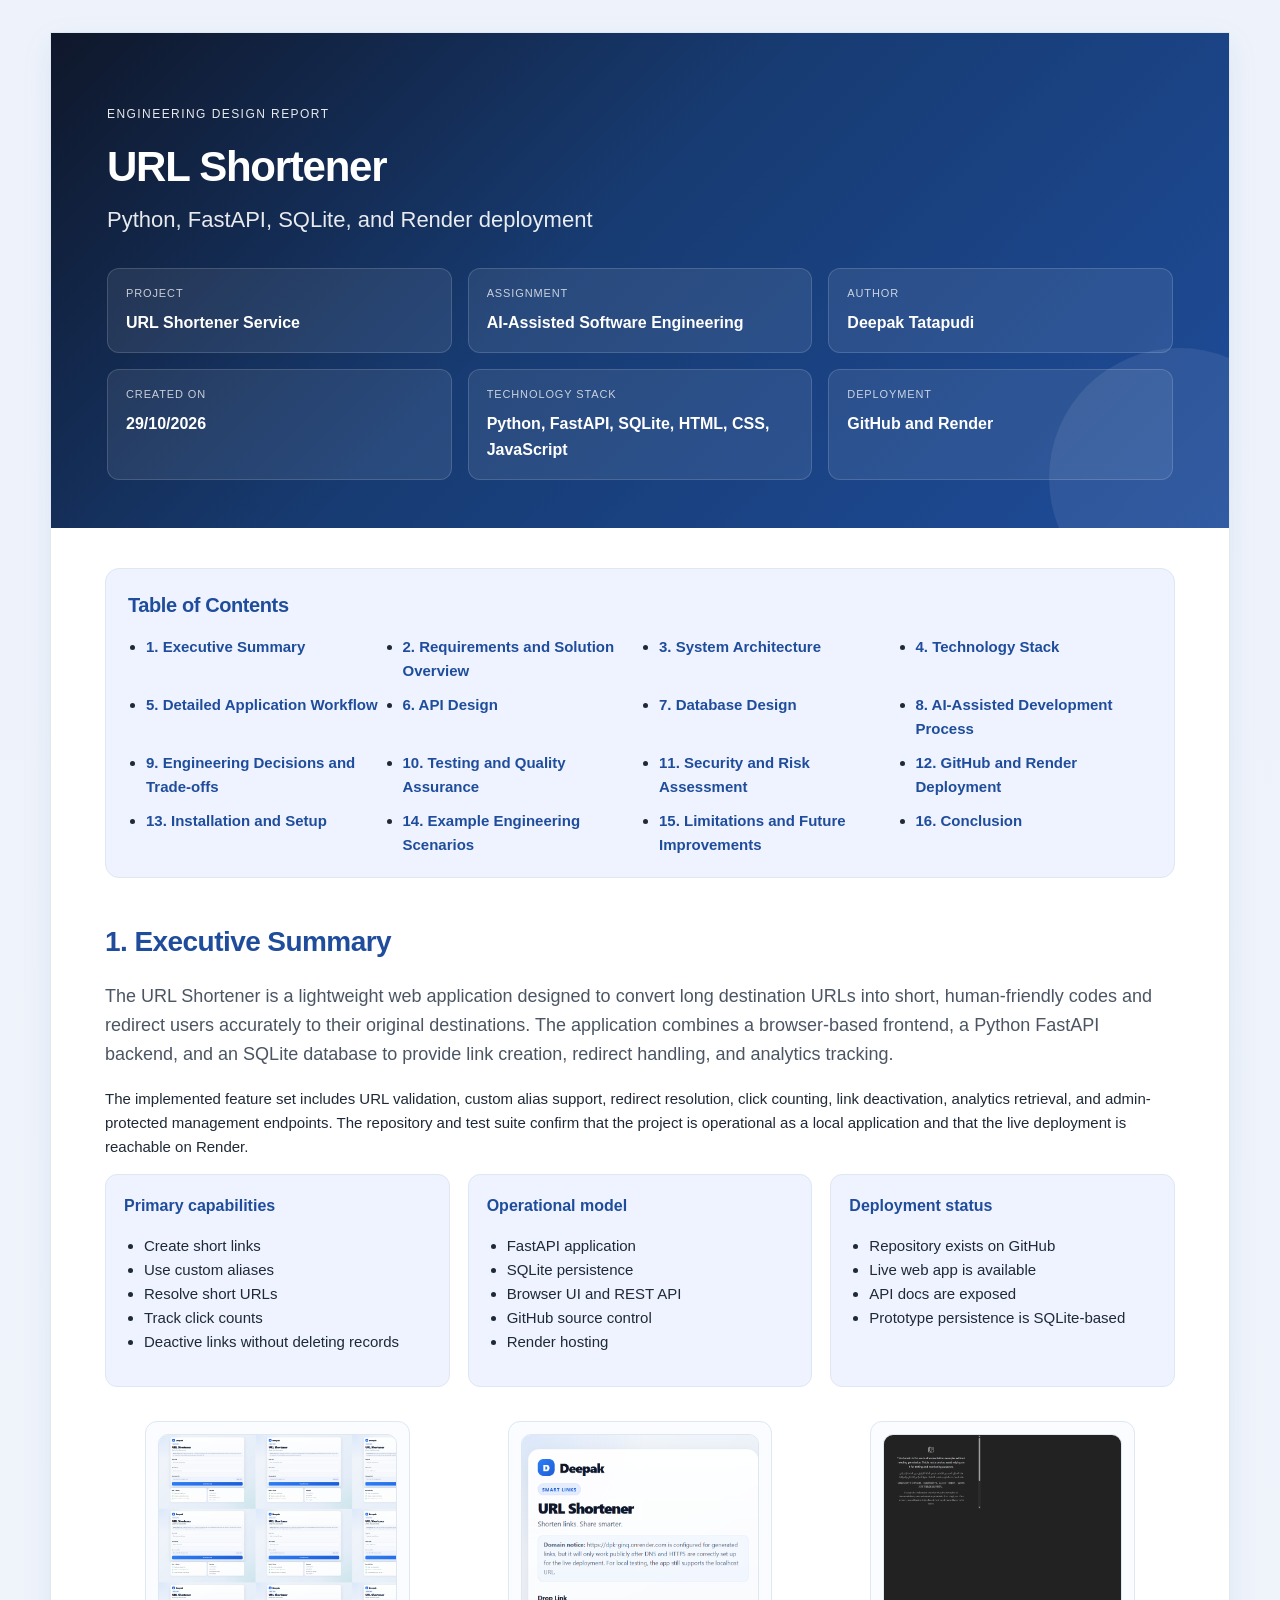
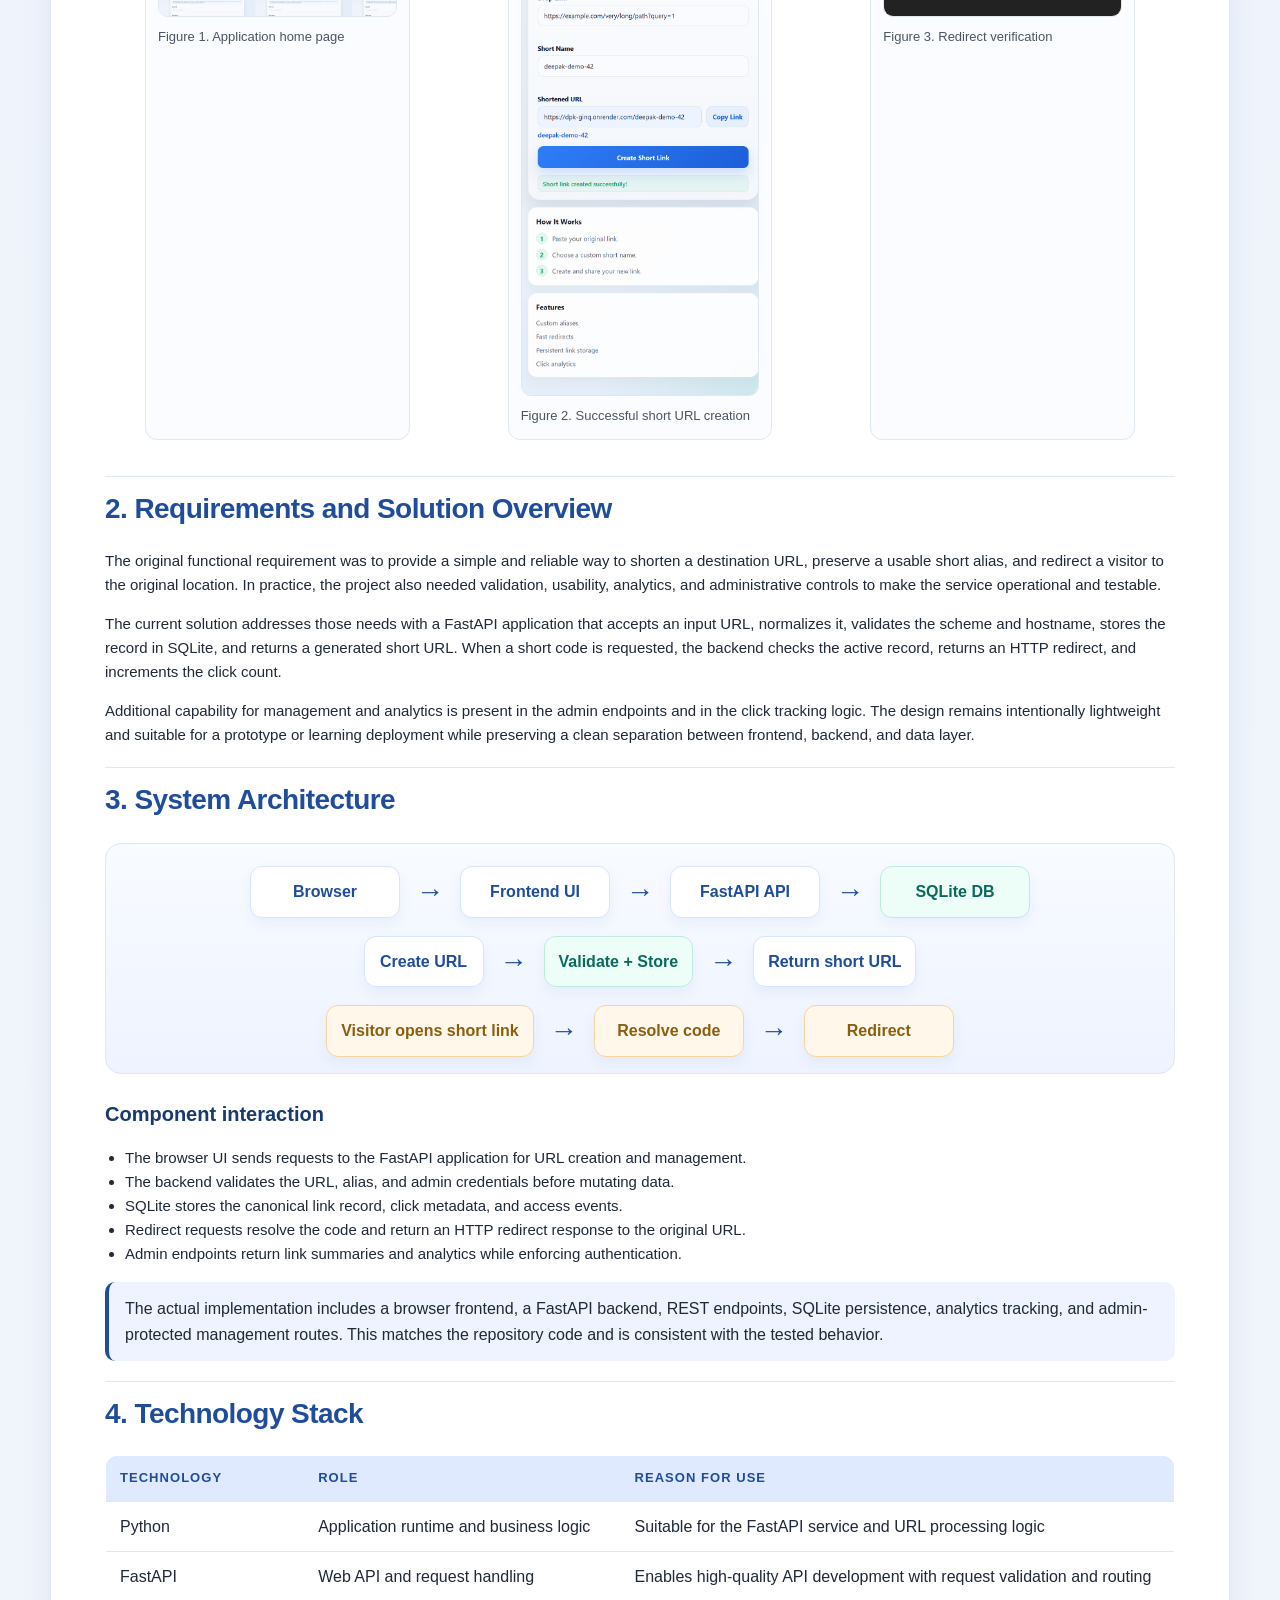
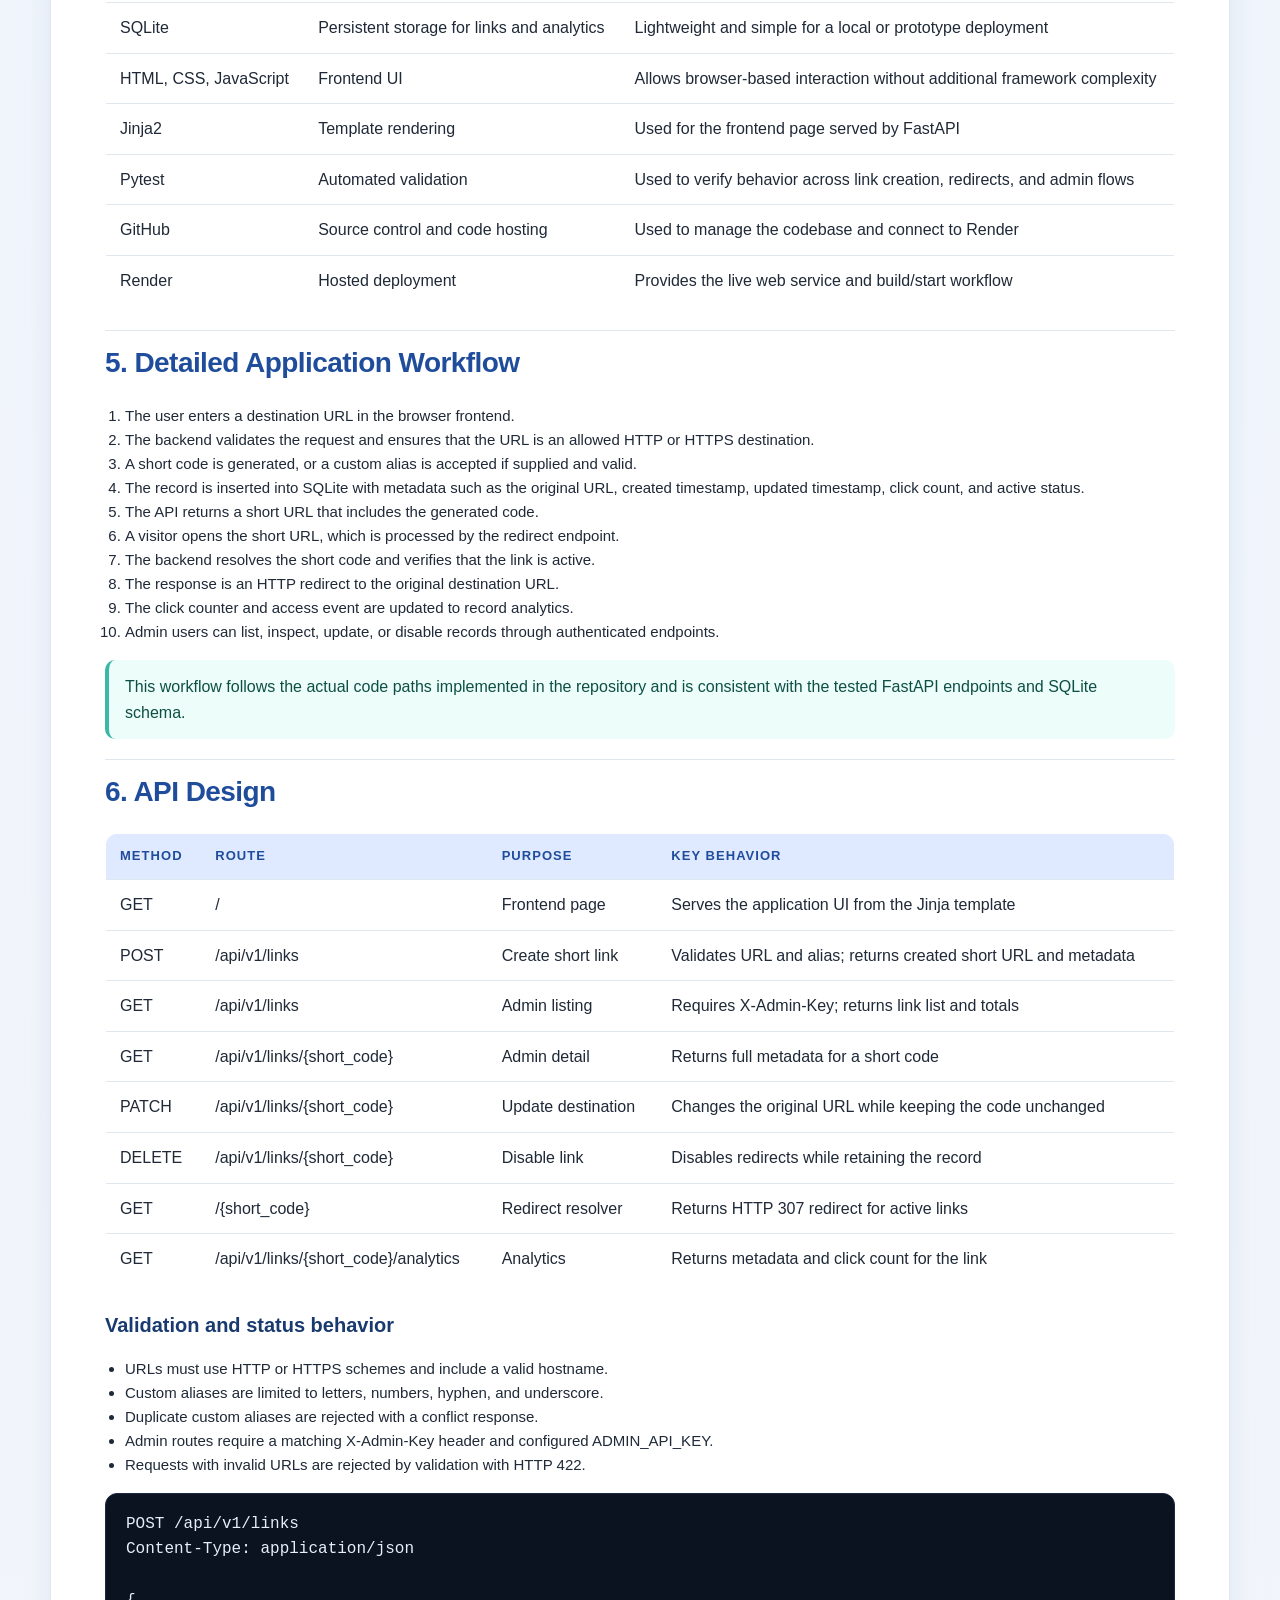
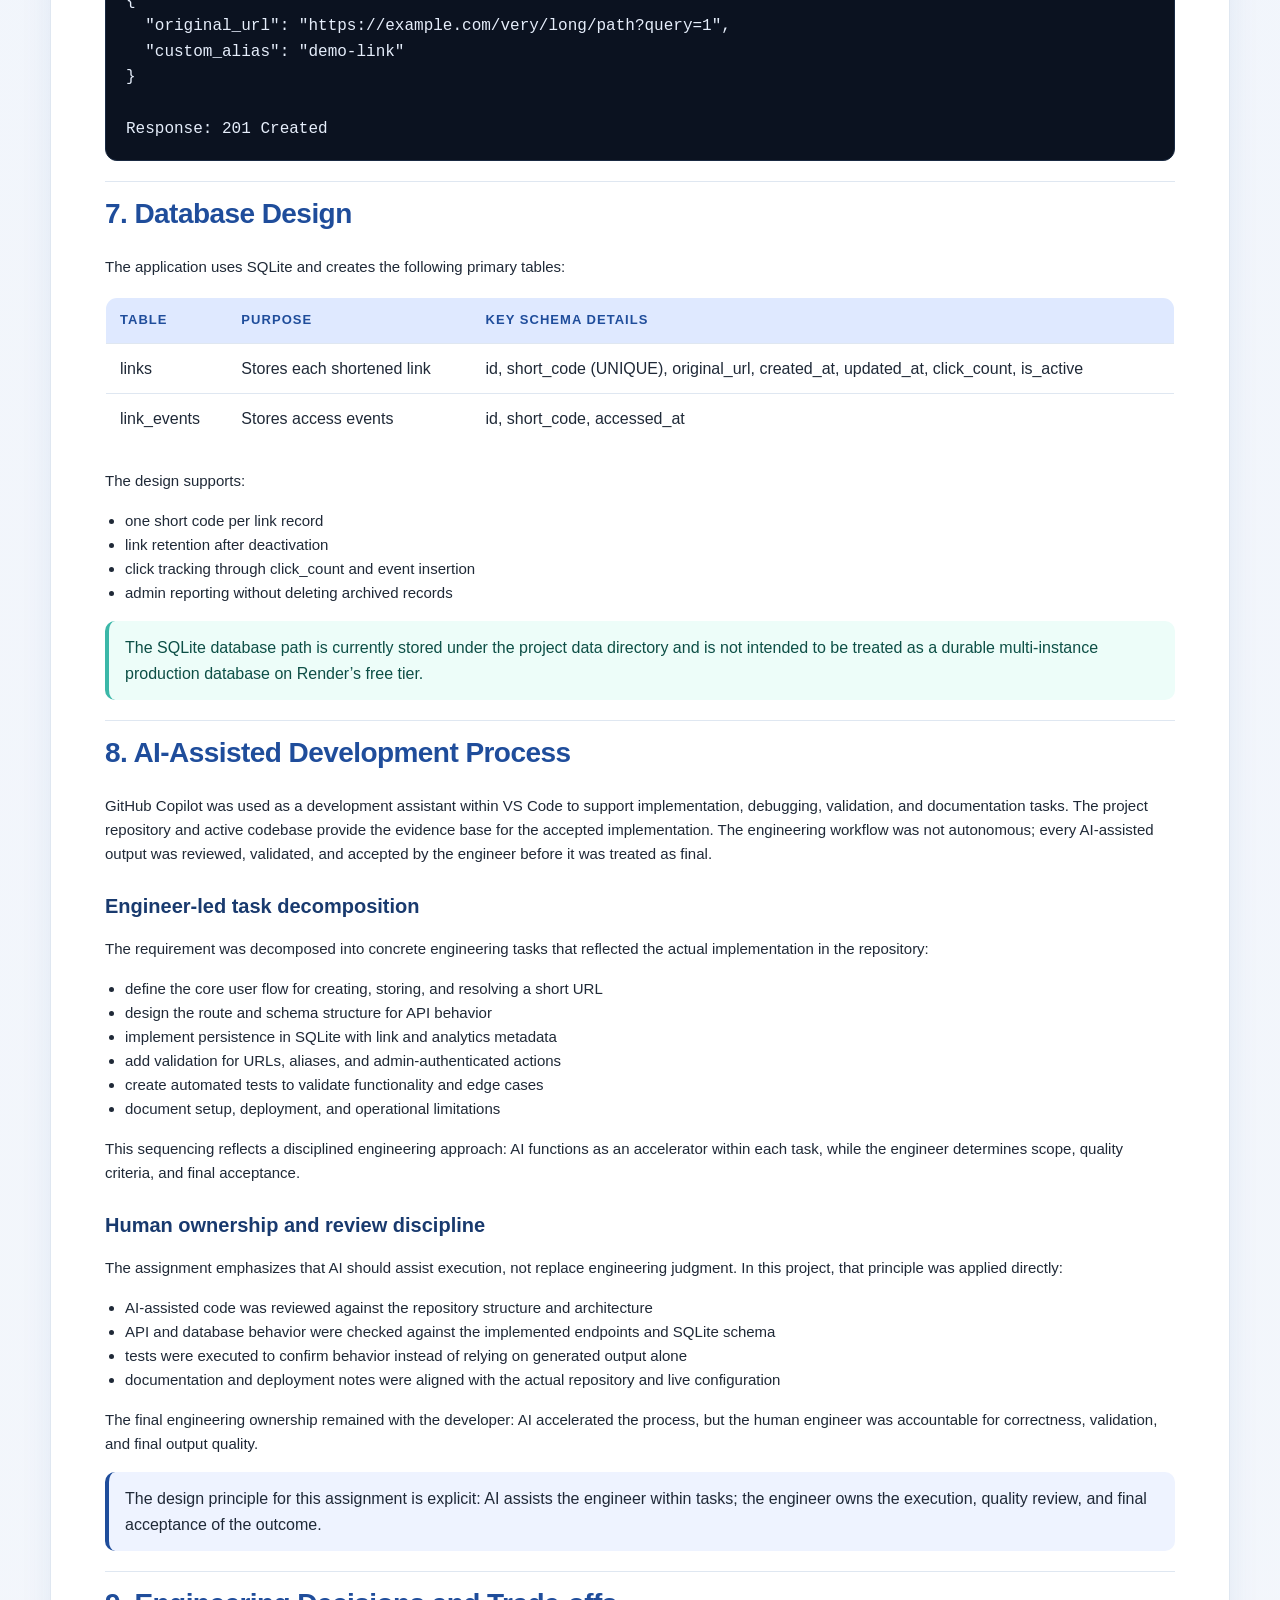
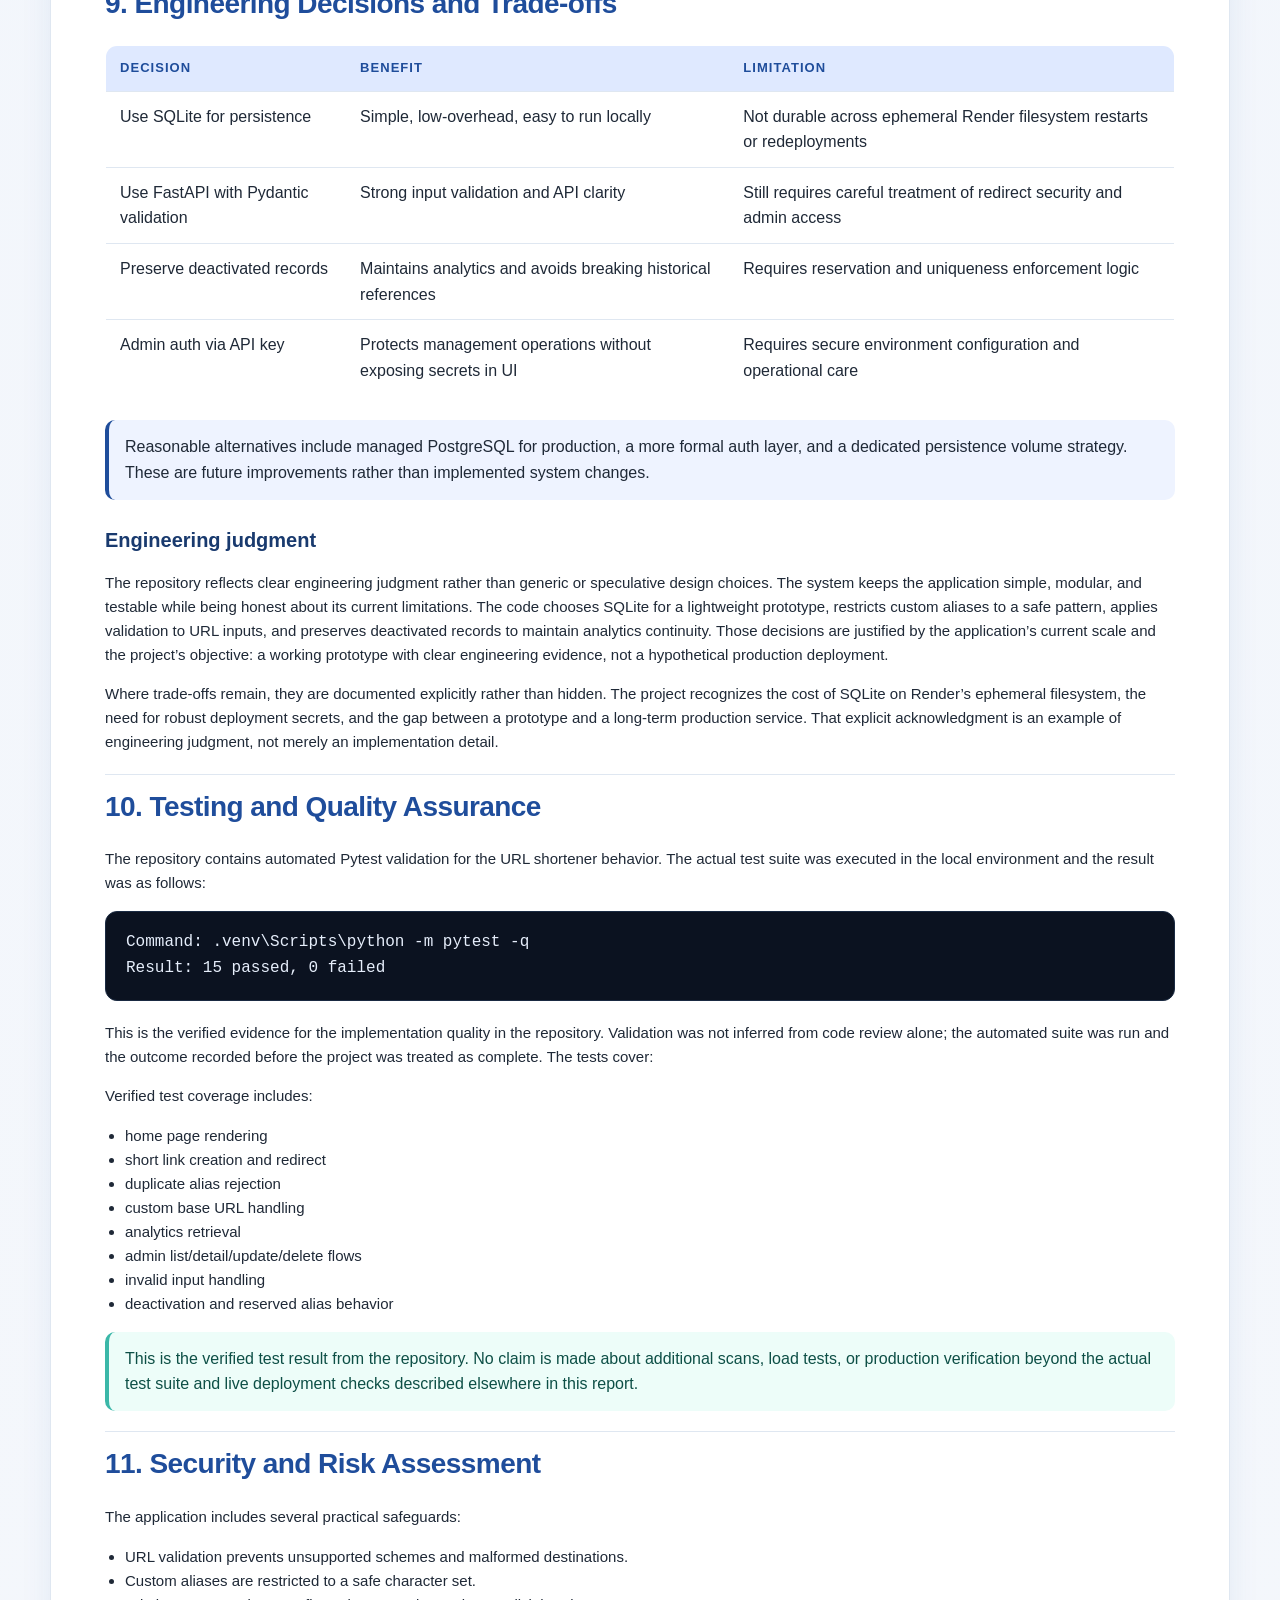
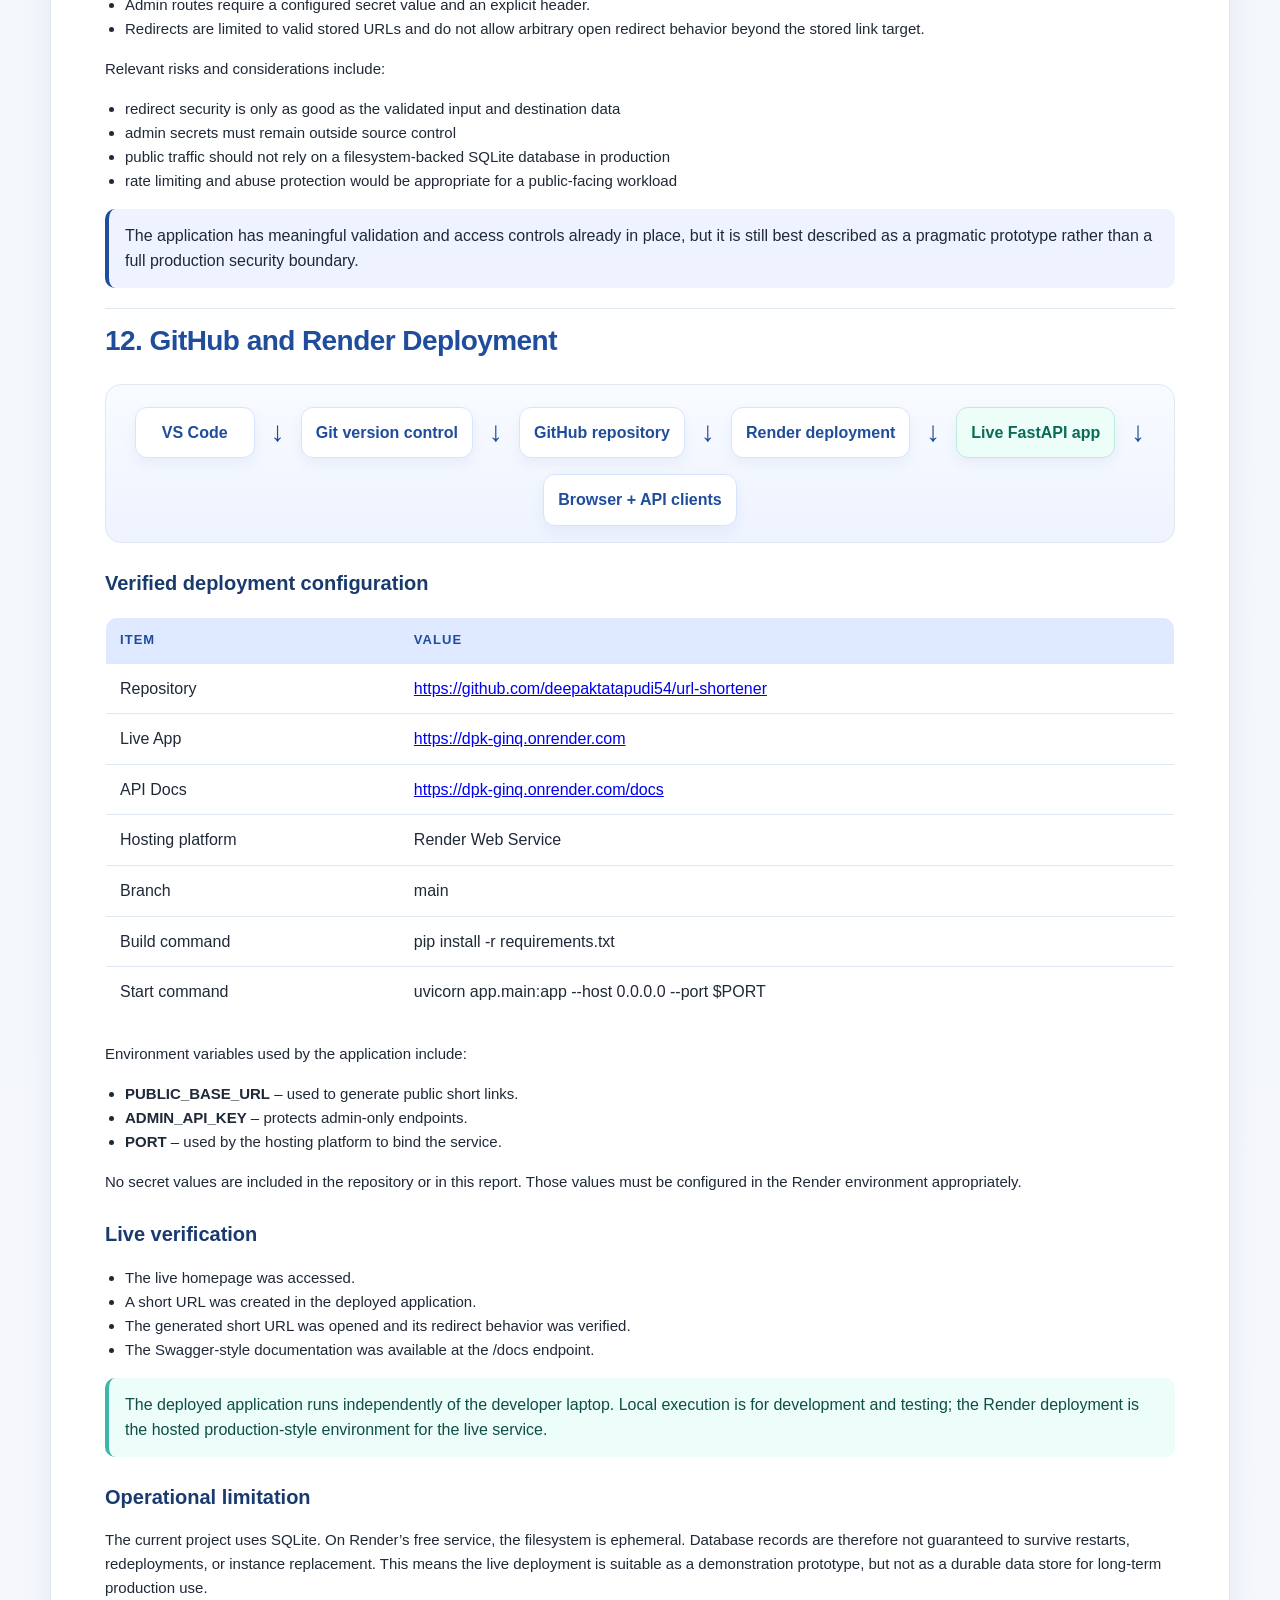
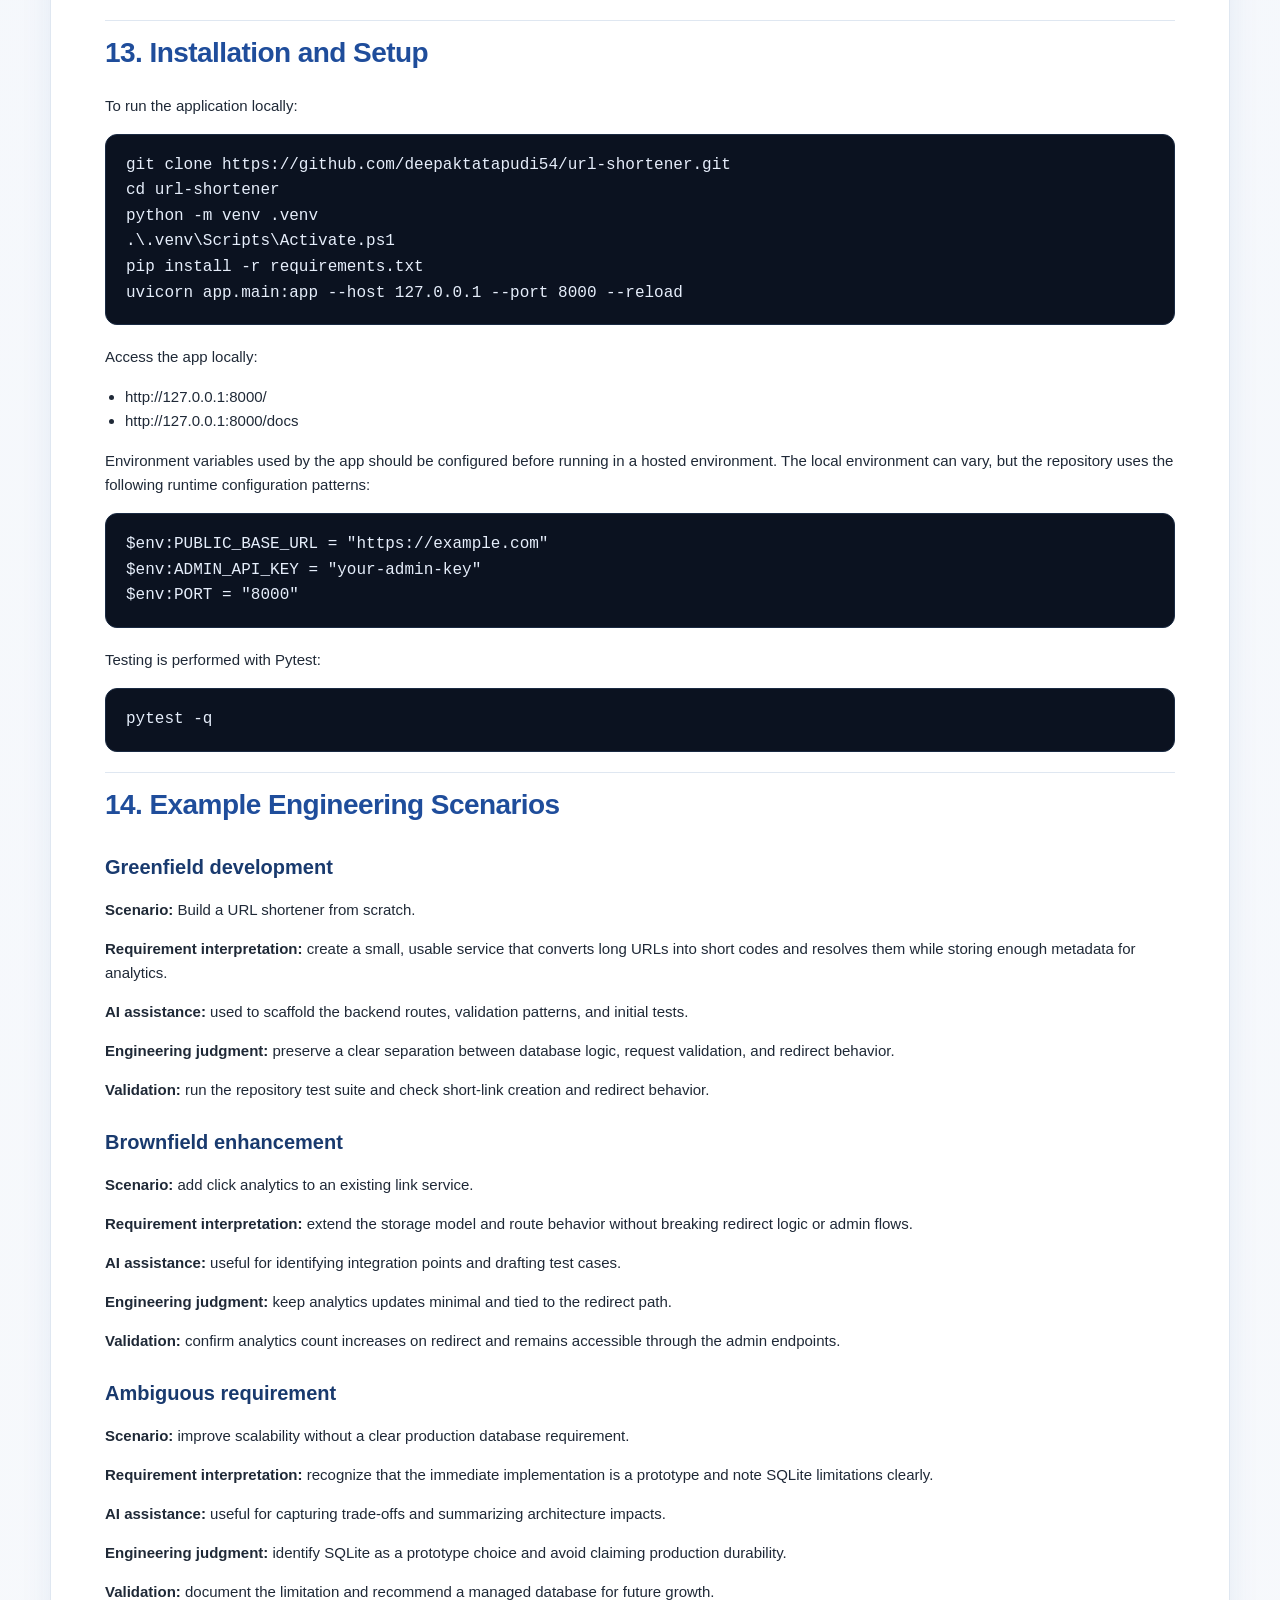
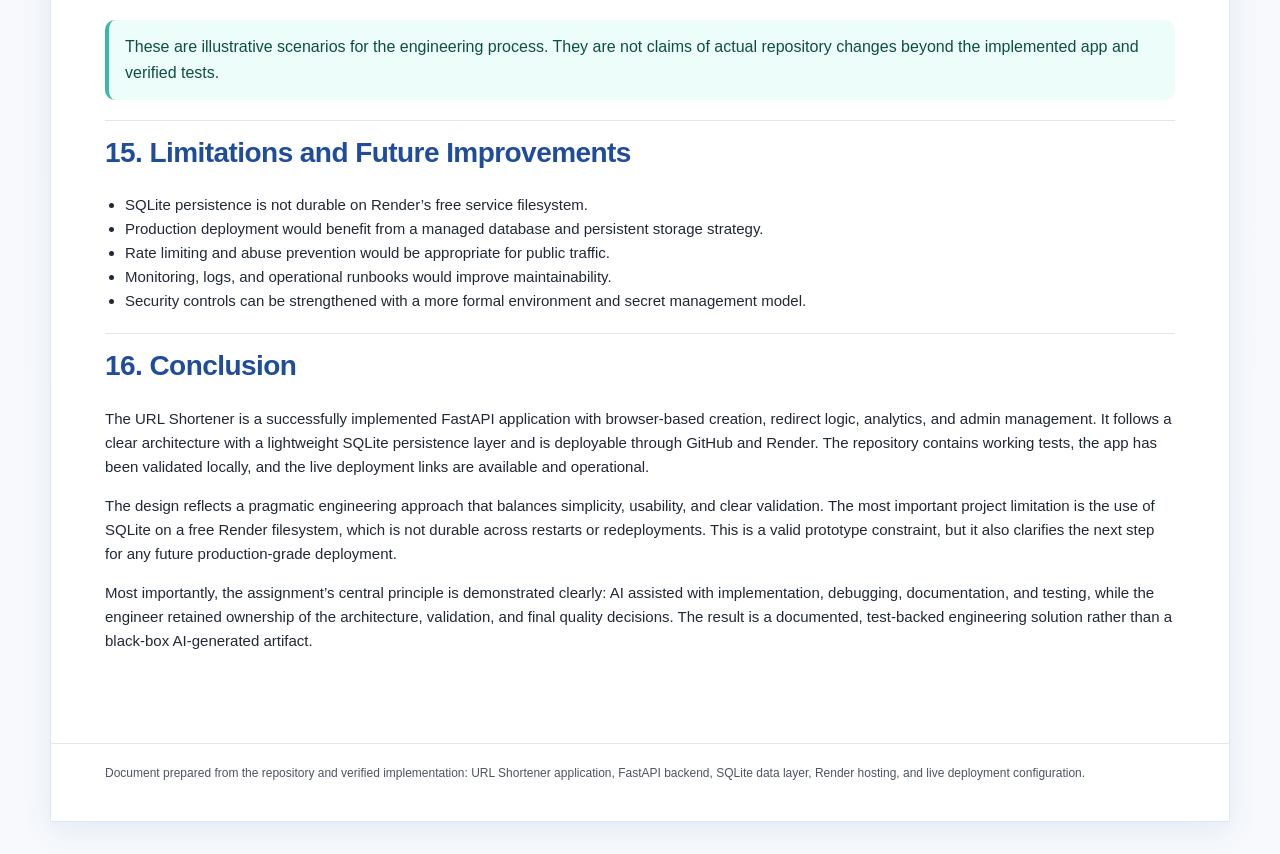
<file: docs/ENGINEERING_DESIGN_REPORT.html>
<!DOCTYPE html>
<html lang="en">
  <head>
    <meta charset="UTF-8" />
    <meta name="viewport" content="width=device-width, initial-scale=1.0" />
    <title>URL Shortener Engineering Design Report</title>
    <style>
      :root {
        --bg: #f5f7fb;
        --paper: #ffffff;
        --panel: #eef3ff;
        --panel-strong: #eaf6ff;
        --ink: #1f2937;
        --muted: #4b5563;
        --line: #dfe7f1;
        --primary: #1f4d9b;
        --primary-soft: #dfe9ff;
        --accent: #3bb7a8;
        --warning: #e9a23b;
        --danger: #c85757;
        --shadow: 0 10px 30px rgba(31, 77, 155, 0.08);
      }

      * { box-sizing: border-box; }

      html { scroll-behavior: smooth; }

      body {
        margin: 0;
        font-family: "Segoe UI", Tahoma, Geneva, Verdana, sans-serif;
        background: linear-gradient(180deg, #eef3fb 0%, #f7f9fc 100%);
        color: var(--ink);
        line-height: 1.6;
      }

      .page {
        max-width: 1180px;
        margin: 32px auto;
        background: var(--paper);
        border: 1px solid var(--line);
        box-shadow: var(--shadow);
      }

      .cover {
        background: linear-gradient(135deg, #0f172a 0%, #173b72 45%, #1f4d9b 100%);
        color: white;
        padding: 72px 56px 48px;
        position: relative;
        overflow: hidden;
      }

      .cover::after {
        content: "";
        position: absolute;
        right: -80px;
        bottom: -80px;
        width: 260px;
        height: 260px;
        background: rgba(255, 255, 255, 0.08);
        border-radius: 50%;
      }

      .eyebrow {
        text-transform: uppercase;
        letter-spacing: 0.12em;
        font-size: 12px;
        opacity: 0.9;
        margin-bottom: 20px;
      }

      h1 {
        margin: 0 0 12px;
        font-size: 42px;
        line-height: 1.1;
        letter-spacing: -0.03em;
      }

      .subtitle {
        font-size: 22px;
        opacity: 0.9;
        margin-bottom: 28px;
      }

      .meta-grid {
        display: grid;
        grid-template-columns: repeat(3, minmax(170px, 1fr));
        gap: 16px;
        margin-top: 30px;
      }

      .meta-card {
        background: rgba(255,255,255,0.08);
        border: 1px solid rgba(255,255,255,0.15);
        border-radius: 12px;
        padding: 16px 18px;
      }

      .meta-label {
        display: block;
        font-size: 11px;
        text-transform: uppercase;
        letter-spacing: 0.08em;
        opacity: 0.75;
        margin-bottom: 8px;
      }

      .meta-value {
        font-weight: 600;
      }

      .content {
        padding: 40px 54px 70px;
      }

      .toc {
        background: var(--panel);
        border: 1px solid var(--line);
        border-radius: 14px;
        padding: 20px 22px;
        margin: 0 0 32px;
      }

      .toc h2 {
        margin-top: 0;
        margin-bottom: 14px;
        font-size: 20px;
      }

      .toc-list {
        display: grid;
        grid-template-columns: repeat(auto-fit, minmax(220px, 1fr));
        gap: 10px 20px;
        padding-left: 18px;
        margin: 0;
      }

      .toc a {
        color: var(--primary);
        text-decoration: none;
        font-weight: 600;
      }

      .toc a:hover { text-decoration: underline; }

      section {
        margin-bottom: 20px;
        padding-top: 10px;
      }

      section + section { border-top: 1px solid var(--line); }

      h2 {
        margin: 0 0 18px;
        font-size: 28px;
        letter-spacing: -0.02em;
        color: var(--primary);
      }

      h3 {
        margin: 24px 0 12px;
        font-size: 20px;
        color: #193a6e;
      }

      p, li {
        font-size: 15px;
        color: var(--ink);
      }

      .lead {
        font-size: 18px;
        color: var(--muted);
      }

      ul, ol {
        padding-left: 20px;
      }

      .card-grid {
        display: grid;
        grid-template-columns: repeat(auto-fit, minmax(230px, 1fr));
        gap: 18px;
      }

      .gallery-grid {
        display: grid;
        grid-template-columns: repeat(auto-fit, minmax(240px, 1fr));
        gap: 18px;
        margin-top: 18px;
      }

      .gallery-card {
        background: #fafcff;
        border: 1px solid var(--line);
        border-radius: 12px;
        padding: 12px;
      }

      .gallery-card img {
        width: 100%;
        border-radius: 10px;
        border: 1px solid var(--line);
        display: block;
        background: white;
      }

      .gallery-card figcaption {
        color: var(--muted);
        font-size: 13px;
        padding-top: 10px;
      }

      .card {
        background: var(--panel);
        border: 1px solid var(--line);
        border-radius: 12px;
        padding: 18px 18px 16px;
      }

      .card h4 {
        margin: 0 0 8px;
        font-size: 16px;
        color: var(--primary);
      }

      .diagram {
        background: linear-gradient(180deg, #f8fbff 0%, #eef3ff 100%);
        border: 1px solid var(--line);
        border-radius: 16px;
        padding: 22px 18px 16px;
        margin: 20px 0;
      }

      .diagram-row {
        display: flex;
        align-items: center;
        justify-content: center;
        gap: 16px;
        flex-wrap: wrap;
      }

      .node {
        min-width: 150px;
        background: white;
        border: 1px solid #d7e4ff;
        border-radius: 12px;
        box-shadow: 0 6px 14px rgba(31, 77, 155, 0.06);
        padding: 12px 14px;
        text-align: center;
        font-weight: 600;
        color: var(--primary);
      }

      .node.small { min-width: 120px; }
      .node.accent { background: #edfef8; border-color: #bfeadf; color: #0a6b5a; }
      .node.warn { background: #fff7ea; border-color: #f4d5a1; color: #8b5e10; }

      .arrow {
        font-size: 28px;
        color: var(--primary);
        line-height: 1;
      }

      table {
        width: 100%;
        border-collapse: collapse;
        margin: 18px 0 24px;
        background: white;
        border: 1px solid var(--line);
        border-radius: 12px;
        overflow: hidden;
      }

      th, td {
        padding: 12px 14px;
        border-bottom: 1px solid var(--line);
        vertical-align: top;
        text-align: left;
      }

      th {
        background: var(--primary-soft);
        color: var(--primary);
        font-size: 13px;
        text-transform: uppercase;
        letter-spacing: 0.08em;
      }

      tbody tr:last-child td { border-bottom: 0; }

      code, pre {
        font-family: Consolas, "Courier New", monospace;
      }

      pre {
        margin: 16px 0 20px;
        background: #0b1220;
        color: #e6eefb;
        padding: 18px 20px;
        border-radius: 12px;
        overflow-x: auto;
        border: 1px solid #1a2a42;
      }

      .status-ok { color: #19714d; font-weight: 700; }
      .status-warn { color: #8a5b00; font-weight: 700; }
      .status-risk { color: #9f3e3e; font-weight: 700; }

      .note {
        border-left: 4px solid var(--accent);
        background: #edfdf9;
        border-radius: 10px;
        padding: 14px 16px;
        margin: 16px 0;
        color: #0d4f46;
      }

      .callout {
        border-left: 4px solid var(--primary);
        background: var(--panel);
        border-radius: 10px;
        padding: 14px 16px;
        margin: 16px 0;
      }

      .badge-row {
        display: flex;
        gap: 10px;
        flex-wrap: wrap;
        margin-top: 10px;
      }

      .badge {
        display: inline-block;
        padding: 6px 10px;
        background: var(--primary-soft);
        color: var(--primary);
        border-radius: 999px;
        font-size: 12px;
        font-weight: 700;
        letter-spacing: 0.02em;
      }

      .footer {
        padding: 20px 54px 38px;
        color: var(--muted);
        font-size: 12px;
        border-top: 1px solid var(--line);
      }

      @media (max-width: 760px) {
        .cover, .content, .footer { padding-left: 22px; padding-right: 22px; }
        .meta-grid { grid-template-columns: 1fr; }
        h1 { font-size: 32px; }
        .subtitle { font-size: 18px; }
      }

      @media print {
        @page {
          size: A4;
          margin: 10mm 12mm;
        }

        html, body {
          background: white;
          -webkit-print-color-adjust: exact;
          print-color-adjust: exact;
        }

        body {
          font-size: 12pt;
        }

        .page {
          box-shadow: none;
          border: none;
          margin: 0;
          max-width: none;
        }

        .cover {
          padding: 28px 24px 18px;
          break-inside: avoid;
        }

        .content {
          padding: 18px 26px 26px;
        }

        .toc {
          margin: 0 0 18px;
          padding: 12px 16px;
        }

        .toc-list {
          grid-template-columns: repeat(2, minmax(180px, 1fr));
          gap: 6px 14px;
        }

        section {
          margin-bottom: 10px;
          padding-top: 6px;
          break-inside: avoid;
        }

        section + section {
          border-top: none;
        }

        h1 {
          font-size: 26pt;
        }

        .subtitle {
          font-size: 14pt;
          margin-bottom: 16px;
        }

        .meta-grid {
          gap: 10px;
          margin-top: 14px;
        }

        .meta-card {
          padding: 10px 12px;
        }

        h2 {
          font-size: 20pt;
          margin: 0 0 10px;
        }

        h3 {
          font-size: 14pt;
          margin: 14px 0 8px;
        }

        p, li {
          font-size: 11.5pt;
          line-height: 1.45;
        }

        .lead {
          font-size: 12.5pt;
        }

        .card-grid {
          gap: 12px;
        }

        .card {
          padding: 12px 12px 10px;
        }

        .diagram {
          margin: 10px 0;
          padding: 12px 12px 8px;
        }

        .node {
          min-width: 110px;
          padding: 8px 10px;
          font-size: 11pt;
        }

        .node.small { min-width: 90px; }

        th, td {
          padding: 8px 9px;
          font-size: 10.5pt;
        }

        th {
          letter-spacing: 0.04em;
        }

        pre {
          margin: 10px 0 14px;
          padding: 12px 14px;
          font-size: 9.5pt;
        }

        .note, .callout {
          padding: 10px 12px;
          margin: 10px 0;
        }

        .footer {
          padding: 10px 26px 18px;
          font-size: 10pt;
        }
      }
    </style>
  </head>
  <body>
    <div class="page">
      <header class="cover">
        <div class="eyebrow">Engineering Design Report</div>
        <h1>URL Shortener</h1>
        <div class="subtitle">Python, FastAPI, SQLite, and Render deployment</div>

        <div class="meta-grid">
          <div class="meta-card">
            <span class="meta-label">Project</span>
            <span class="meta-value">URL Shortener Service</span>
          </div>
          <div class="meta-card">
            <span class="meta-label">Assignment</span>
            <span class="meta-value">AI-Assisted Software Engineering</span>
          </div>
          <div class="meta-card">
            <span class="meta-label">Author</span>
            <span class="meta-value">Deepak Tatapudi</span>
          </div>
          <div class="meta-card">
            <span class="meta-label">Created On</span>
            <span class="meta-value">29/10/2026</span>
          </div>
          <div class="meta-card">
            <span class="meta-label">Technology Stack</span>
            <span class="meta-value">Python, FastAPI, SQLite, HTML, CSS, JavaScript</span>
          </div>
          <div class="meta-card">
            <span class="meta-label">Deployment</span>
            <span class="meta-value">GitHub and Render</span>
          </div>
        </div>
      </header>

      <main class="content">
        <nav class="toc" aria-label="Table of contents">
          <h2>Table of Contents</h2>
          <ul class="toc-list">
            <li><a href="#executive-summary">1. Executive Summary</a></li>
            <li><a href="#requirements">2. Requirements and Solution Overview</a></li>
            <li><a href="#architecture">3. System Architecture</a></li>
            <li><a href="#technology-stack">4. Technology Stack</a></li>
            <li><a href="#workflow">5. Detailed Application Workflow</a></li>
            <li><a href="#api-design">6. API Design</a></li>
            <li><a href="#database-design">7. Database Design</a></li>
            <li><a href="#ai-process">8. AI-Assisted Development Process</a></li>
            <li><a href="#decisions">9. Engineering Decisions and Trade-offs</a></li>
            <li><a href="#testing">10. Testing and Quality Assurance</a></li>
            <li><a href="#security">11. Security and Risk Assessment</a></li>
            <li><a href="#deployment">12. GitHub and Render Deployment</a></li>
            <li><a href="#setup">13. Installation and Setup</a></li>
            <li><a href="#scenarios">14. Example Engineering Scenarios</a></li>
            <li><a href="#limitations">15. Limitations and Future Improvements</a></li>
            <li><a href="#conclusion">16. Conclusion</a></li>
          </ul>
        </nav>

        <section id="executive-summary">
          <h2>1. Executive Summary</h2>
          <p class="lead">The URL Shortener is a lightweight web application designed to convert long destination URLs into short, human-friendly codes and redirect users accurately to their original destinations. The application combines a browser-based frontend, a Python FastAPI backend, and an SQLite database to provide link creation, redirect handling, and analytics tracking.</p>
          <p>The implemented feature set includes URL validation, custom alias support, redirect resolution, click counting, link deactivation, analytics retrieval, and admin-protected management endpoints. The repository and test suite confirm that the project is operational as a local application and that the live deployment is reachable on Render.</p>
          <div class="card-grid">
            <div class="card">
              <h4>Primary capabilities</h4>
              <ul>
                <li>Create short links</li>
                <li>Use custom aliases</li>
                <li>Resolve short URLs</li>
                <li>Track click counts</li>
                <li>Deactive links without deleting records</li>
              </ul>
            </div>
            <div class="card">
              <h4>Operational model</h4>
              <ul>
                <li>FastAPI application</li>
                <li>SQLite persistence</li>
                <li>Browser UI and REST API</li>
                <li>GitHub source control</li>
                <li>Render hosting</li>
              </ul>
            </div>
            <div class="card">
              <h4>Deployment status</h4>
              <ul>
                <li>Repository exists on GitHub</li>
                <li>Live web app is available</li>
                <li>API docs are exposed</li>
                <li>Prototype persistence is SQLite-based</li>
              </ul>
            </div>
          </div>

          <div class="gallery-grid" aria-label="Application screenshots">
            <figure class="gallery-card">
              <img src="screenshots/home-page.png" alt="Home page of the URL Shortener application" />
              <figcaption>Figure 1. Application home page</figcaption>
            </figure>
            <figure class="gallery-card">
              <img src="screenshots/short-link-created.png" alt="Successful short URL creation" />
              <figcaption>Figure 2. Successful short URL creation</figcaption>
            </figure>
            <figure class="gallery-card">
              <img src="screenshots/redirection-success.png" alt="Successful redirect result" />
              <figcaption>Figure 3. Redirect verification</figcaption>
            </figure>
          </div>
        </section>

        <section id="requirements">
          <h2>2. Requirements and Solution Overview</h2>
          <p>The original functional requirement was to provide a simple and reliable way to shorten a destination URL, preserve a usable short alias, and redirect a visitor to the original location. In practice, the project also needed validation, usability, analytics, and administrative controls to make the service operational and testable.</p>
          <p>The current solution addresses those needs with a FastAPI application that accepts an input URL, normalizes it, validates the scheme and hostname, stores the record in SQLite, and returns a generated short URL. When a short code is requested, the backend checks the active record, returns an HTTP redirect, and increments the click count.</p>
          <p>Additional capability for management and analytics is present in the admin endpoints and in the click tracking logic. The design remains intentionally lightweight and suitable for a prototype or learning deployment while preserving a clean separation between frontend, backend, and data layer.</p>
        </section>

        <section id="architecture">
          <h2>3. System Architecture</h2>
          <div class="diagram">
            <div class="diagram-row">
              <div class="node">Browser</div>
              <div class="arrow">→</div>
              <div class="node">Frontend UI</div>
              <div class="arrow">→</div>
              <div class="node">FastAPI API</div>
              <div class="arrow">→</div>
              <div class="node accent">SQLite DB</div>
            </div>
            <div class="diagram-row" style="margin-top: 18px;">
              <div class="node small">Create URL</div>
              <div class="arrow">→</div>
              <div class="node small accent">Validate + Store</div>
              <div class="arrow">→</div>
              <div class="node small">Return short URL</div>
            </div>
            <div class="diagram-row" style="margin-top: 18px;">
              <div class="node warn">Visitor opens short link</div>
              <div class="arrow">→</div>
              <div class="node warn">Resolve code</div>
              <div class="arrow">→</div>
              <div class="node warn">Redirect</div>
            </div>
          </div>

          <h3>Component interaction</h3>
          <ul>
            <li>The browser UI sends requests to the FastAPI application for URL creation and management.</li>
            <li>The backend validates the URL, alias, and admin credentials before mutating data.</li>
            <li>SQLite stores the canonical link record, click metadata, and access events.</li>
            <li>Redirect requests resolve the code and return an HTTP redirect response to the original URL.</li>
            <li>Admin endpoints return link summaries and analytics while enforcing authentication.</li>
          </ul>

          <div class="callout">
            The actual implementation includes a browser frontend, a FastAPI backend, REST endpoints, SQLite persistence, analytics tracking, and admin-protected management routes. This matches the repository code and is consistent with the tested behavior.
          </div>
        </section>

        <section id="technology-stack">
          <h2>4. Technology Stack</h2>
          <table>
            <thead>
              <tr>
                <th>Technology</th>
                <th>Role</th>
                <th>Reason for use</th>
              </tr>
            </thead>
            <tbody>
              <tr>
                <td>Python</td>
                <td>Application runtime and business logic</td>
                <td>Suitable for the FastAPI service and URL processing logic</td>
              </tr>
              <tr>
                <td>FastAPI</td>
                <td>Web API and request handling</td>
                <td>Enables high-quality API development with request validation and routing</td>
              </tr>
              <tr>
                <td>SQLite</td>
                <td>Persistent storage for links and analytics</td>
                <td>Lightweight and simple for a local or prototype deployment</td>
              </tr>
              <tr>
                <td>HTML, CSS, JavaScript</td>
                <td>Frontend UI</td>
                <td>Allows browser-based interaction without additional framework complexity</td>
              </tr>
              <tr>
                <td>Jinja2</td>
                <td>Template rendering</td>
                <td>Used for the frontend page served by FastAPI</td>
              </tr>
              <tr>
                <td>Pytest</td>
                <td>Automated validation</td>
                <td>Used to verify behavior across link creation, redirects, and admin flows</td>
              </tr>
              <tr>
                <td>GitHub</td>
                <td>Source control and code hosting</td>
                <td>Used to manage the codebase and connect to Render</td>
              </tr>
              <tr>
                <td>Render</td>
                <td>Hosted deployment</td>
                <td>Provides the live web service and build/start workflow</td>
              </tr>
            </tbody>
          </table>
        </section>

        <section id="workflow">
          <h2>5. Detailed Application Workflow</h2>
          <ol>
            <li>The user enters a destination URL in the browser frontend.</li>
            <li>The backend validates the request and ensures that the URL is an allowed HTTP or HTTPS destination.</li>
            <li>A short code is generated, or a custom alias is accepted if supplied and valid.</li>
            <li>The record is inserted into SQLite with metadata such as the original URL, created timestamp, updated timestamp, click count, and active status.</li>
            <li>The API returns a short URL that includes the generated code.</li>
            <li>A visitor opens the short URL, which is processed by the redirect endpoint.</li>
            <li>The backend resolves the short code and verifies that the link is active.</li>
            <li>The response is an HTTP redirect to the original destination URL.</li>
            <li>The click counter and access event are updated to record analytics.</li>
            <li>Admin users can list, inspect, update, or disable records through authenticated endpoints.</li>
          </ol>

          <div class="note">This workflow follows the actual code paths implemented in the repository and is consistent with the tested FastAPI endpoints and SQLite schema.</div>
        </section>

        <section id="api-design">
          <h2>6. API Design</h2>
          <table>
            <thead>
              <tr>
                <th>Method</th>
                <th>Route</th>
                <th>Purpose</th>
                <th>Key behavior</th>
              </tr>
            </thead>
            <tbody>
              <tr>
                <td>GET</td>
                <td>/</td>
                <td>Frontend page</td>
                <td>Serves the application UI from the Jinja template</td>
              </tr>
              <tr>
                <td>POST</td>
                <td>/api/v1/links</td>
                <td>Create short link</td>
                <td>Validates URL and alias; returns created short URL and metadata</td>
              </tr>
              <tr>
                <td>GET</td>
                <td>/api/v1/links</td>
                <td>Admin listing</td>
                <td>Requires X-Admin-Key; returns link list and totals</td>
              </tr>
              <tr>
                <td>GET</td>
                <td>/api/v1/links/{short_code}</td>
                <td>Admin detail</td>
                <td>Returns full metadata for a short code</td>
              </tr>
              <tr>
                <td>PATCH</td>
                <td>/api/v1/links/{short_code}</td>
                <td>Update destination</td>
                <td>Changes the original URL while keeping the code unchanged</td>
              </tr>
              <tr>
                <td>DELETE</td>
                <td>/api/v1/links/{short_code}</td>
                <td>Disable link</td>
                <td>Disables redirects while retaining the record</td>
              </tr>
              <tr>
                <td>GET</td>
                <td>/{short_code}</td>
                <td>Redirect resolver</td>
                <td>Returns HTTP 307 redirect for active links</td>
              </tr>
              <tr>
                <td>GET</td>
                <td>/api/v1/links/{short_code}/analytics</td>
                <td>Analytics</td>
                <td>Returns metadata and click count for the link</td>
              </tr>
            </tbody>
          </table>

          <h3>Validation and status behavior</h3>
          <ul>
            <li>URLs must use HTTP or HTTPS schemes and include a valid hostname.</li>
            <li>Custom aliases are limited to letters, numbers, hyphen, and underscore.</li>
            <li>Duplicate custom aliases are rejected with a conflict response.</li>
            <li>Admin routes require a matching X-Admin-Key header and configured ADMIN_API_KEY.</li>
            <li>Requests with invalid URLs are rejected by validation with HTTP 422.</li>
          </ul>

          <pre><code>POST /api/v1/links
Content-Type: application/json

{
  "original_url": "https://example.com/very/long/path?query=1",
  "custom_alias": "demo-link"
}

Response: 201 Created</code></pre>
        </section>

        <section id="database-design">
          <h2>7. Database Design</h2>
          <p>The application uses SQLite and creates the following primary tables:</p>
          <table>
            <thead>
              <tr>
                <th>Table</th>
                <th>Purpose</th>
                <th>Key schema details</th>
              </tr>
            </thead>
            <tbody>
              <tr>
                <td>links</td>
                <td>Stores each shortened link</td>
                <td>id, short_code (UNIQUE), original_url, created_at, updated_at, click_count, is_active</td>
              </tr>
              <tr>
                <td>link_events</td>
                <td>Stores access events</td>
                <td>id, short_code, accessed_at</td>
              </tr>
            </tbody>
          </table>

          <p>The design supports:</p>
          <ul>
            <li>one short code per link record</li>
            <li>link retention after deactivation</li>
            <li>click tracking through click_count and event insertion</li>
            <li>admin reporting without deleting archived records</li>
          </ul>

          <div class="note">The SQLite database path is currently stored under the project data directory and is not intended to be treated as a durable multi-instance production database on Render’s free tier.</div>
        </section>

        <section id="ai-process">
          <h2>8. AI-Assisted Development Process</h2>
          <p>GitHub Copilot was used as a development assistant within VS Code to support implementation, debugging, validation, and documentation tasks. The project repository and active codebase provide the evidence base for the accepted implementation. The engineering workflow was not autonomous; every AI-assisted output was reviewed, validated, and accepted by the engineer before it was treated as final.</p>

          <h3>Engineer-led task decomposition</h3>
          <p>The requirement was decomposed into concrete engineering tasks that reflected the actual implementation in the repository:</p>
          <ul>
            <li>define the core user flow for creating, storing, and resolving a short URL</li>
            <li>design the route and schema structure for API behavior</li>
            <li>implement persistence in SQLite with link and analytics metadata</li>
            <li>add validation for URLs, aliases, and admin-authenticated actions</li>
            <li>create automated tests to validate functionality and edge cases</li>
            <li>document setup, deployment, and operational limitations</li>
          </ul>
          <p>This sequencing reflects a disciplined engineering approach: AI functions as an accelerator within each task, while the engineer determines scope, quality criteria, and final acceptance.</p>

          <h3>Human ownership and review discipline</h3>
          <p>The assignment emphasizes that AI should assist execution, not replace engineering judgment. In this project, that principle was applied directly:</p>
          <ul>
            <li>AI-assisted code was reviewed against the repository structure and architecture</li>
            <li>API and database behavior were checked against the implemented endpoints and SQLite schema</li>
            <li>tests were executed to confirm behavior instead of relying on generated output alone</li>
            <li>documentation and deployment notes were aligned with the actual repository and live configuration</li>
          </ul>
          <p>The final engineering ownership remained with the developer: AI accelerated the process, but the human engineer was accountable for correctness, validation, and final output quality.</p>

          <div class="callout">The design principle for this assignment is explicit: AI assists the engineer within tasks; the engineer owns the execution, quality review, and final acceptance of the outcome.</div>
        </section>

        <section id="decisions">
          <h2>9. Engineering Decisions and Trade-offs</h2>
          <table>
            <thead>
              <tr>
                <th>Decision</th>
                <th>Benefit</th>
                <th>Limitation</th>
              </tr>
            </thead>
            <tbody>
              <tr>
                <td>Use SQLite for persistence</td>
                <td>Simple, low-overhead, easy to run locally</td>
                <td>Not durable across ephemeral Render filesystem restarts or redeployments</td>
              </tr>
              <tr>
                <td>Use FastAPI with Pydantic validation</td>
                <td>Strong input validation and API clarity</td>
                <td>Still requires careful treatment of redirect security and admin access</td>
              </tr>
              <tr>
                <td>Preserve deactivated records</td>
                <td>Maintains analytics and avoids breaking historical references</td>
                <td>Requires reservation and uniqueness enforcement logic</td>
              </tr>
              <tr>
                <td>Admin auth via API key</td>
                <td>Protects management operations without exposing secrets in UI</td>
                <td>Requires secure environment configuration and operational care</td>
              </tr>
            </tbody>
          </table>

          <div class="callout">Reasonable alternatives include managed PostgreSQL for production, a more formal auth layer, and a dedicated persistence volume strategy. These are future improvements rather than implemented system changes.</div>

          <h3>Engineering judgment</h3>
          <p>The repository reflects clear engineering judgment rather than generic or speculative design choices. The system keeps the application simple, modular, and testable while being honest about its current limitations. The code chooses SQLite for a lightweight prototype, restricts custom aliases to a safe pattern, applies validation to URL inputs, and preserves deactivated records to maintain analytics continuity. Those decisions are justified by the application’s current scale and the project’s objective: a working prototype with clear engineering evidence, not a hypothetical production deployment.</p>
          <p>Where trade-offs remain, they are documented explicitly rather than hidden. The project recognizes the cost of SQLite on Render’s ephemeral filesystem, the need for robust deployment secrets, and the gap between a prototype and a long-term production service. That explicit acknowledgment is an example of engineering judgment, not merely an implementation detail.</p>
        </section>

        <section id="testing">
          <h2>10. Testing and Quality Assurance</h2>
          <p>The repository contains automated Pytest validation for the URL shortener behavior. The actual test suite was executed in the local environment and the result was as follows:</p>

          <pre><code>Command: .venv\Scripts\python -m pytest -q
Result: 15 passed, 0 failed</code></pre>

          <p>This is the verified evidence for the implementation quality in the repository. Validation was not inferred from code review alone; the automated suite was run and the outcome recorded before the project was treated as complete. The tests cover:</p>

          <p>Verified test coverage includes:</p>
          <ul>
            <li>home page rendering</li>
            <li>short link creation and redirect</li>
            <li>duplicate alias rejection</li>
            <li>custom base URL handling</li>
            <li>analytics retrieval</li>
            <li>admin list/detail/update/delete flows</li>
            <li>invalid input handling</li>
            <li>deactivation and reserved alias behavior</li>
          </ul>

          <div class="note">This is the verified test result from the repository. No claim is made about additional scans, load tests, or production verification beyond the actual test suite and live deployment checks described elsewhere in this report.</div>
        </section>

        <section id="security">
          <h2>11. Security and Risk Assessment</h2>
          <p>The application includes several practical safeguards:</p>
          <ul>
            <li>URL validation prevents unsupported schemes and malformed destinations.</li>
            <li>Custom aliases are restricted to a safe character set.</li>
            <li>Admin routes require a configured secret value and an explicit header.</li>
            <li>Redirects are limited to valid stored URLs and do not allow arbitrary open redirect behavior beyond the stored link target.</li>
          </ul>

          <p>Relevant risks and considerations include:</p>
          <ul>
            <li>redirect security is only as good as the validated input and destination data</li>
            <li>admin secrets must remain outside source control</li>
            <li>public traffic should not rely on a filesystem-backed SQLite database in production</li>
            <li>rate limiting and abuse protection would be appropriate for a public-facing workload</li>
          </ul>

          <div class="callout">The application has meaningful validation and access controls already in place, but it is still best described as a pragmatic prototype rather than a full production security boundary.</div>
        </section>

        <section id="deployment">
          <h2>12. GitHub and Render Deployment</h2>

          <div class="diagram">
            <div class="diagram-row">
              <div class="node small">VS Code</div>
              <div class="arrow">↓</div>
              <div class="node small">Git version control</div>
              <div class="arrow">↓</div>
              <div class="node small">GitHub repository</div>
              <div class="arrow">↓</div>
              <div class="node small">Render deployment</div>
              <div class="arrow">↓</div>
              <div class="node small accent">Live FastAPI app</div>
              <div class="arrow">↓</div>
              <div class="node small">Browser + API clients</div>
            </div>
          </div>

          <h3>Verified deployment configuration</h3>
          <table>
            <thead>
              <tr>
                <th>Item</th>
                <th>Value</th>
              </tr>
            </thead>
            <tbody>
              <tr>
                <td>Repository</td>
                <td><a href="https://github.com/deepaktatapudi54/url-shortener" target="_blank" rel="noreferrer">https://github.com/deepaktatapudi54/url-shortener</a></td>
              </tr>
              <tr>
                <td>Live App</td>
                <td><a href="https://dpk-ginq.onrender.com" target="_blank" rel="noreferrer">https://dpk-ginq.onrender.com</a></td>
              </tr>
              <tr>
                <td>API Docs</td>
                <td><a href="https://dpk-ginq.onrender.com/docs" target="_blank" rel="noreferrer">https://dpk-ginq.onrender.com/docs</a></td>
              </tr>
              <tr>
                <td>Hosting platform</td>
                <td>Render Web Service</td>
              </tr>
              <tr>
                <td>Branch</td>
                <td>main</td>
              </tr>
              <tr>
                <td>Build command</td>
                <td>pip install -r requirements.txt</td>
              </tr>
              <tr>
                <td>Start command</td>
                <td>uvicorn app.main:app --host 0.0.0.0 --port $PORT</td>
              </tr>
            </tbody>
          </table>

          <p>Environment variables used by the application include:</p>
          <ul>
            <li><strong>PUBLIC_BASE_URL</strong> – used to generate public short links.</li>
            <li><strong>ADMIN_API_KEY</strong> – protects admin-only endpoints.</li>
            <li><strong>PORT</strong> – used by the hosting platform to bind the service.</li>
          </ul>
          <p>No secret values are included in the repository or in this report. Those values must be configured in the Render environment appropriately.</p>

          <h3>Live verification</h3>
          <ul>
            <li>The live homepage was accessed.</li>
            <li>A short URL was created in the deployed application.</li>
            <li>The generated short URL was opened and its redirect behavior was verified.</li>
            <li>The Swagger-style documentation was available at the /docs endpoint.</li>
          </ul>

          <div class="note">The deployed application runs independently of the developer laptop. Local execution is for development and testing; the Render deployment is the hosted production-style environment for the live service.</div>

          <h3>Operational limitation</h3>
          <p>The current project uses SQLite. On Render’s free service, the filesystem is ephemeral. Database records are therefore not guaranteed to survive restarts, redeployments, or instance replacement. This means the live deployment is suitable as a demonstration prototype, but not as a durable data store for long-term production use.</p>
        </section>

        <section id="setup">
          <h2>13. Installation and Setup</h2>
          <p>To run the application locally:</p>
          <pre><code>git clone https://github.com/deepaktatapudi54/url-shortener.git
cd url-shortener
python -m venv .venv
.\.venv\Scripts\Activate.ps1
pip install -r requirements.txt
uvicorn app.main:app --host 127.0.0.1 --port 8000 --reload</code></pre>

          <p>Access the app locally:</p>
          <ul>
            <li>http://127.0.0.1:8000/</li>
            <li>http://127.0.0.1:8000/docs</li>
          </ul>

          <p>Environment variables used by the app should be configured before running in a hosted environment. The local environment can vary, but the repository uses the following runtime configuration patterns:</p>
          <pre><code>$env:PUBLIC_BASE_URL = "https://example.com"
$env:ADMIN_API_KEY = "your-admin-key"
$env:PORT = "8000"</code></pre>

          <p>Testing is performed with Pytest:</p>
          <pre><code>pytest -q</code></pre>
        </section>

        <section id="scenarios">
          <h2>14. Example Engineering Scenarios</h2>

          <h3>Greenfield development</h3>
          <p><strong>Scenario:</strong> Build a URL shortener from scratch.</p>
          <p><strong>Requirement interpretation:</strong> create a small, usable service that converts long URLs into short codes and resolves them while storing enough metadata for analytics.</p>
          <p><strong>AI assistance:</strong> used to scaffold the backend routes, validation patterns, and initial tests.</p>
          <p><strong>Engineering judgment:</strong> preserve a clear separation between database logic, request validation, and redirect behavior.</p>
          <p><strong>Validation:</strong> run the repository test suite and check short-link creation and redirect behavior.</p>

          <h3>Brownfield enhancement</h3>
          <p><strong>Scenario:</strong> add click analytics to an existing link service.</p>
          <p><strong>Requirement interpretation:</strong> extend the storage model and route behavior without breaking redirect logic or admin flows.</p>
          <p><strong>AI assistance:</strong> useful for identifying integration points and drafting test cases.</p>
          <p><strong>Engineering judgment:</strong> keep analytics updates minimal and tied to the redirect path.</p>
          <p><strong>Validation:</strong> confirm analytics count increases on redirect and remains accessible through the admin endpoints.</p>

          <h3>Ambiguous requirement</h3>
          <p><strong>Scenario:</strong> improve scalability without a clear production database requirement.</p>
          <p><strong>Requirement interpretation:</strong> recognize that the immediate implementation is a prototype and note SQLite limitations clearly.</p>
          <p><strong>AI assistance:</strong> useful for capturing trade-offs and summarizing architecture impacts.</p>
          <p><strong>Engineering judgment:</strong> identify SQLite as a prototype choice and avoid claiming production durability.</p>
          <p><strong>Validation:</strong> document the limitation and recommend a managed database for future growth.</p>

          <div class="note">These are illustrative scenarios for the engineering process. They are not claims of actual repository changes beyond the implemented app and verified tests.</div>
        </section>

        <section id="limitations">
          <h2>15. Limitations and Future Improvements</h2>
          <ul>
            <li>SQLite persistence is not durable on Render’s free service filesystem.</li>
            <li>Production deployment would benefit from a managed database and persistent storage strategy.</li>
            <li>Rate limiting and abuse prevention would be appropriate for public traffic.</li>
            <li>Monitoring, logs, and operational runbooks would improve maintainability.</li>
            <li>Security controls can be strengthened with a more formal environment and secret management model.</li>
          </ul>
        </section>

        <section id="conclusion">
          <h2>16. Conclusion</h2>
          <p>The URL Shortener is a successfully implemented FastAPI application with browser-based creation, redirect logic, analytics, and admin management. It follows a clear architecture with a lightweight SQLite persistence layer and is deployable through GitHub and Render. The repository contains working tests, the app has been validated locally, and the live deployment links are available and operational.</p>
          <p>The design reflects a pragmatic engineering approach that balances simplicity, usability, and clear validation. The most important project limitation is the use of SQLite on a free Render filesystem, which is not durable across restarts or redeployments. This is a valid prototype constraint, but it also clarifies the next step for any future production-grade deployment.</p>
          <p>Most importantly, the assignment’s central principle is demonstrated clearly: AI assisted with implementation, debugging, documentation, and testing, while the engineer retained ownership of the architecture, validation, and final quality decisions. The result is a documented, test-backed engineering solution rather than a black-box AI-generated artifact.</p>
        </section>
      </main>

      <footer class="footer">
        Document prepared from the repository and verified implementation: URL Shortener application, FastAPI backend, SQLite data layer, Render hosting, and live deployment configuration.
      </footer>
    </div>
  </body>
</html>
</file>
